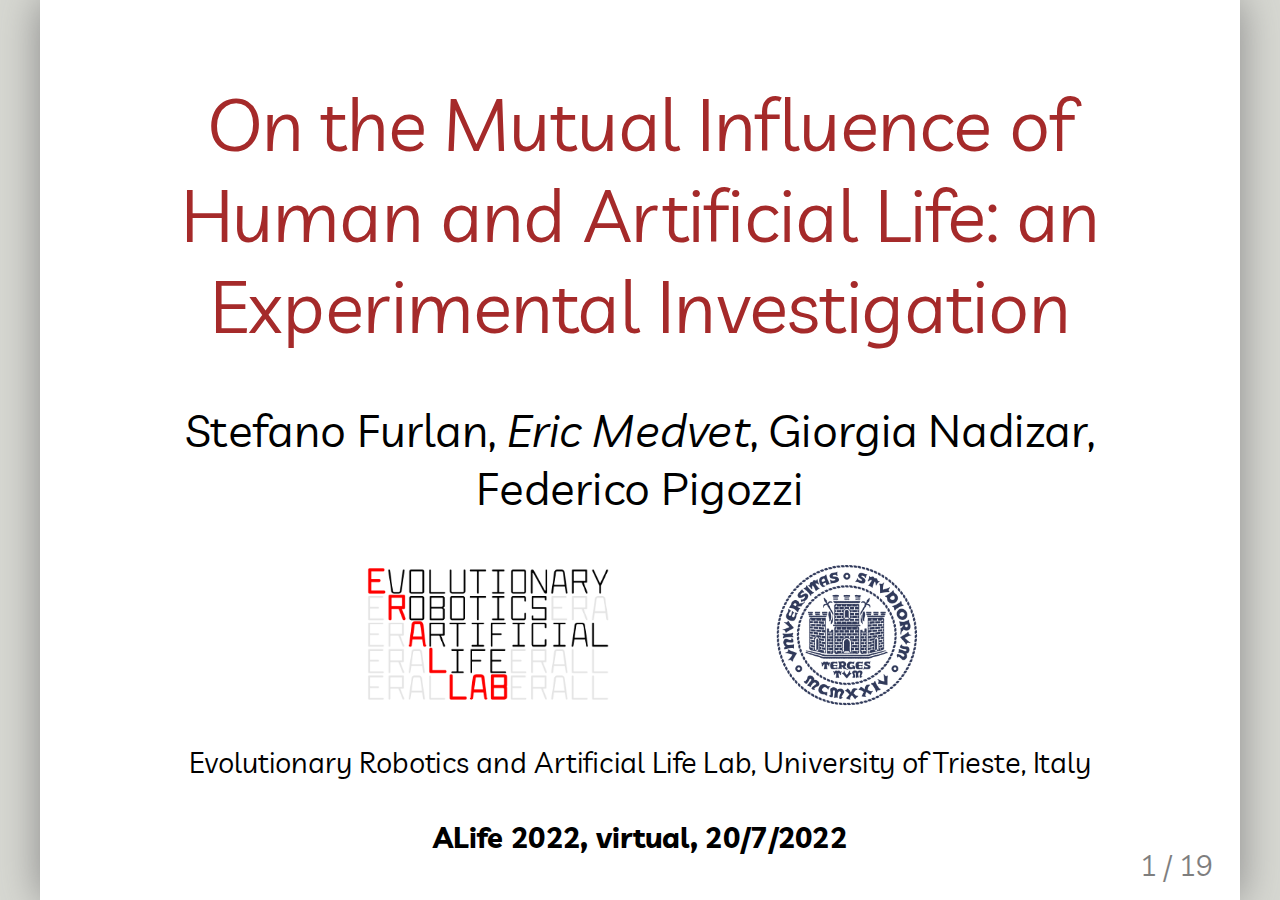
<file: HumanALifeMutualInfluence/index.html>
<!DOCTYPE html>
<html>
  <head>
    <title>On the Mutual Influence of Human and Artificial Life: an Experimental Investigation</title>
    <meta charset="utf-8" />
    <link rel="icon" href="images/icon.png">
    <link rel="stylesheet" type="text/css" href="assets/style.css" />
    <link rel="stylesheet" href="https://cdnjs.cloudflare.com/ajax/libs/font-awesome/4.7.0/css/font-awesome.min.css">
  </head>
  <body>
    <script src="assets/remark-latest.min.js"></script>
    <script src="assets/katex.min.js"></script>
    <script src="assets/auto-render.min.js"></script>
    <script src="assets/diagram-transformer.js"></script>
    <link rel="stylesheet" href="assets/katex.min.css" />
    <script>
      var sourceUrls = [
        "index.md"
      ];
      var xmlhttp = new XMLHttpRequest();
      var source = "";
      for (var i = 0; i < sourceUrls.length; i++) {
        xmlhttp.open("GET", sourceUrls[i], false);
        xmlhttp.send();
        source += xmlhttp.responseText;
        if (i + 1 < sourceUrls.length) {
          source += "\n---\n";
        }
      }
      var renderMath = function() {
        renderMathInElement(document.body, {
          delimiters: [
            { left: "$$", right: "$$", display: true },
            { left: "$", right: "$", display: false }
          ]
        });
        diagramTransformer.transformAll(document.body, "diagram");
      };
      var slideshow = remark.create(
        {
          source: source,
          ratio: "4:3",
          highlightStyle: "monokai",
          highlightLines: true,
          highlightSpans: true
        },
        renderMath
      );
    </script>
  </body>
</html>
</file>
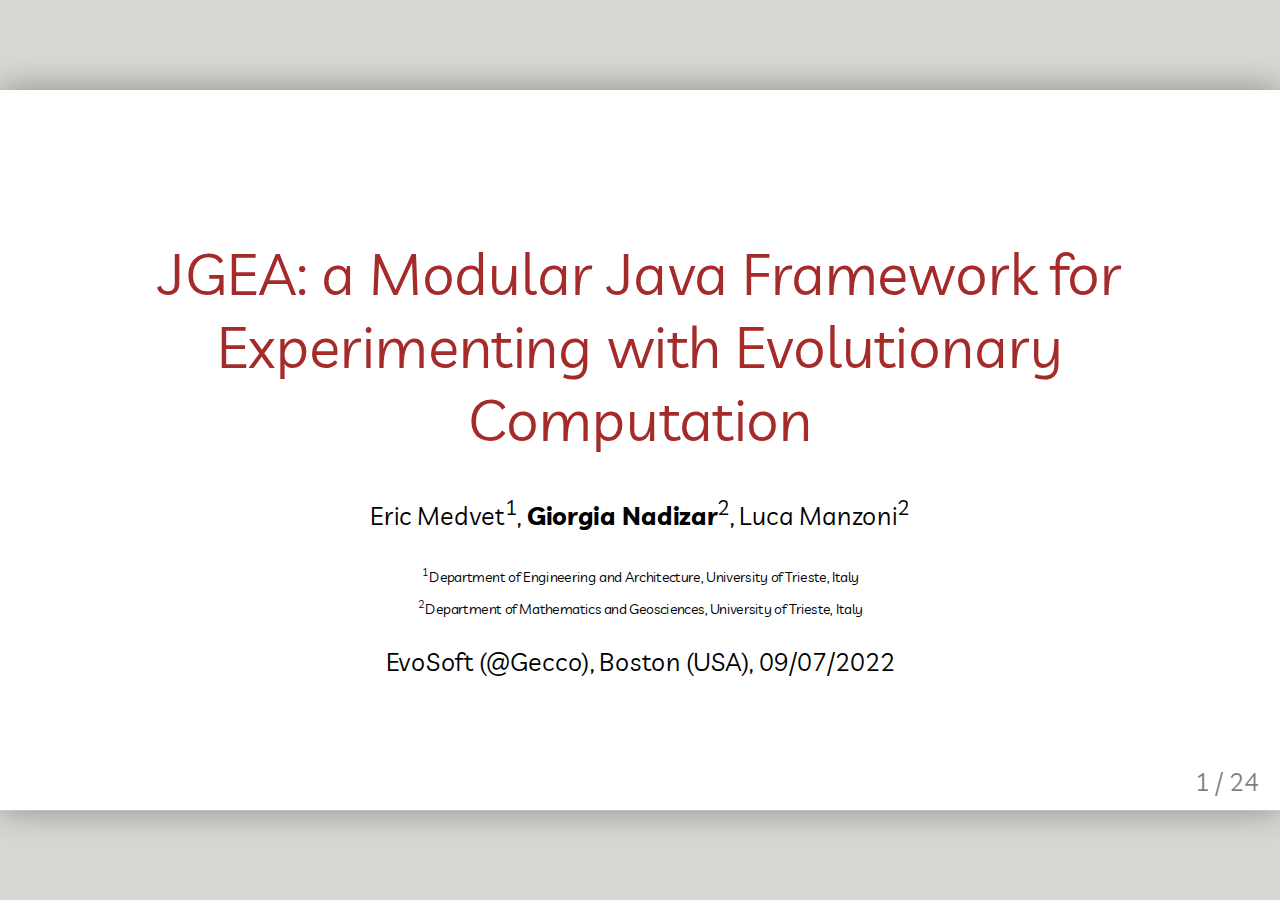
<file: JGEA/index.html>
<!DOCTYPE html>
<html>
  <head>
    <title>JGEA: a Modular Java Framework for Experimenting with Evolutionary Computation</title>
    <meta charset="utf-8" />
    <link rel="icon" href="images/java.png">
    <link rel="stylesheet" type="text/css" href="assets/style.css" />
    <link rel="stylesheet" href="https://cdnjs.cloudflare.com/ajax/libs/font-awesome/4.7.0/css/font-awesome.min.css">
  </head>
  <body>
    <script src="assets/remark-latest.min.js"></script>
    <script src="assets/katex.min.js"></script>
    <script src="assets/auto-render.min.js"></script>
    <script src="assets/diagram-transformer.js"></script>
    <link rel="stylesheet" href="assets/katex.min.css" />
    <script>
      var sourceUrls = [
        "index.md"
      ];
      var xmlhttp = new XMLHttpRequest();
      var source = "";
      for (var i = 0; i < sourceUrls.length; i++) {
        xmlhttp.open("GET", sourceUrls[i], false);
        xmlhttp.send();
        source += xmlhttp.responseText;
        if (i + 1 < sourceUrls.length) {
          source += "\n---\n";
        }
      }
      var renderMath = function() {
        renderMathInElement(document.body, {
          delimiters: [
            { left: "$$", right: "$$", display: true },
            { left: "$", right: "$", display: false }
          ]
        });
        diagramTransformer.transformAll(document.body, "diagram");
      };
      var slideshow = remark.create(
        {
          source: source,
          ratio: "16:9",
          highlightStyle: "monokai",
          highlightLines: true,
          highlightSpans: true
        },
        renderMath
      );
    </script>
  </body>
</html>
</file>
<file: HumanALifeMutualInfluence/assets/style.css>
@import url("https://fonts.googleapis.com/css?family=Livvic:400,400i,700,700i|Roboto+Mono:400,700,400i");
body {
  font-family: "Livvic";
}
.remark-slide-content {
  font-size: 22px;
}
h1,
h2,
h3 {
  font-family: "Livvic";
  font-weight: normal;
}
h1 {
  color: brown;
}
code {
  border-radius: 0.5em;
}
.compact code {
  line-height: 70%;
  font-size: 60%;
}
pre {
  margin: 0.1em 0;
}
.remark-code,
.remark-inline-code {
  font-family: "Roboto Mono";
}
.remark-inline-code {
  color: #812815;
  font-size: 85%;
}
.cols {
  display: flex;
}
.c10 {
  flex: 10%;
}
.c15 {
  flex: 15%;
}
.c20 {
  flex: 20%;
}
.c25 {
  flex: 25%;
}
.c30 {
  flex: 30%;
}
.c40 {
  flex: 40%;
}
.c50 {
  flex: 50%;
}
.c60 {
  flex: 60%;
}
.c70 {
  flex: 70%;
}
.c75 {
  flex: 75%;
}
.c80 {
  flex: 80%;
}
.c90 {
  flex: 90%;
}
.cols > div:nth-child(1) {
  x-padding-right: 0.5em;
}
.cols > div:nth-last-child(1) {
  x-padding-left: 0.5em;
}
.cols .vcentered {
  align-self: center;
}
img {
  max-width: 100%;
}
.w50p img {
  width: 50%;
}
.w75p img {
  width: 75%;
}
.h10ex img {
  height: 10ex;
}
.h15ex img {
  height: 15ex;
}
.h25ex img {
  height: 25ex;
}
.h30ex img {
  height: 30ex;
}
.h40ex img {
  height: 40ex;
}
.footnote {
  position: absolute;
  bottom: 2.5em;
  font-size: 75%;
}
.ref {
  font-style: italic;
}
.vam {
  vertical-align: middle;
}
.big-quote {
  background-color: lightgray;
  padding: 0.5em;
  font-size: 80%;
  border-radius: 0.5em;
}
.important {
  background-color: #ff5733;
  padding: 0.5em;
  font-size: 150%;
  border-radius: 0.5em;
  color: white;
}
.note {
  color: darkgray;
  font-size: 75%;
}
.note::before {
  content: "(";
}
.note::after {
  content: ")";
}

.remark-slide-content.lab {
  background-color: #daf7a6;
}
.large {
  font-size: 150%;
}

.cg {
  color: green;
}
.cr {
  color: red;
}
.hspace5 {
  width: 5em;
  display: inline-block;
}
.ttt {
  font-family: "Roboto Mono";
  color: #152881;
  font-size: 85%;
}
</file>
<file: JGEA/assets/style.css>
@import url("https://fonts.googleapis.com/css?family=Livvic:400,400i,700,700i|Roboto+Mono:400,700,400i");
body {
  font-family: "Livvic";
}
.remark-slide-content {
  font-size: 24px;
}
h1,
h2,
h3 {
  font-family: "Livvic";
  font-weight: normal;
}
h1 {
  color: brown;
}
code {
  border-radius: 0.5em;
}
.compact code {
  line-height: 70%;
  font-size: 60%;
}
pre {
  margin: 0.1em 0;
}
.remark-code,
.remark-inline-code {
  font-family: "Roboto Mono";
}
.remark-inline-code {
  color: #812815;
  font-size: 85%;
}
.cols {
  display: flex;
}
.c10 {
  flex: 10%;
}
.c15 {
  flex: 15%;
}
.c20 {
  flex: 20%;
}
.c25 {
  flex: 25%;
}
.c30 {
  flex: 30%;
}
.c40 {
  flex: 40%;
}
.c50 {
  flex: 50%;
}
.c60 {
  flex: 60%;
}
.c70 {
  flex: 70%;
}
.c75 {
  flex: 75%;
}
.c80 {
  flex: 80%;
}
.c90 {
  flex: 90%;
}
.cols > div:nth-child(1) {
  padding-right: 0.5em;
}
.cols > div:nth-last-child(1) {
  padding-left: 0.5em;
}
.cols .vcentered {
  align-self: center;
}
img {
  max-width: 100%;
}
.w50p img {
  width: 50%;
}
.w75p img {
  width: 75%;
}
.h10ex img {
  height: 10ex;
}
.h15ex img {
  height: 15ex;
}
.h25ex img {
  height: 25ex;
}
.h30ex img {
  height: 30ex;
}
.h40ex img {
  height: 40ex;
}
.footnote {
  position: absolute;
  bottom: 2.5em;
  font-size: 75%;
}
.ref {
  font-style: italic;
}
.vam {
  vertical-align: middle;
}
.big-quote {
  background-color: lightgray;
  padding: 0.5em;
  font-size: 80%;
  border-radius: 0.5em;
}
.important {
  background-color: #ff5733;
  padding: 0.5em;
  font-size: 150%;
  border-radius: 0.5em;
  color: white;
}
.note {
  color: darkgray;
  font-size: 75%;
}
.note::before {
  content: "(";
}
.note::after {
  content: ")";
}
.diagram text {
  dominant-baseline: middle;
  font-size: 85%;
}
.diagram rect,
.diagram ellipse,
.diagram path {
  stroke-width: 2;
}
.diagram .textLabel {
  text-anchor: middle;
}
.diagram .invisible {
  fill-opacity: 0.33;
  stroke-opacity: 0.33;
}
.diagram.or .obj {
  fill: #fcf3cf;
  stroke: #f1c40f;
}
.diagram.or .zone {
  fill: none;
  stroke: #999999;
  stroke-dasharray: 4 2;
}
.diagram.or .link {
  stroke: #f1c40f;
  fill: none;
}
.diagram.or .ref {
  fill: #f1c40f;
}
.diagram.or .null {
  fill: #eeeeee;
  stroke: #aaaaaa;
}
.diagram.or .zoneLabel {
  fill: #999999;
  font-size: 85%;
}
.diagram.or .refLabel,
.diagram.or .typeLabel,
.diagram.or .contentLabel {
  text-anchor: middle;
}
.diagram.or .refLabel,
.diagram.or .typeLabel,
.diagram.or .contentLabel,
.diagram text.code {
  font-family: "Roboto Mono";
  fill: #812815;
}
.diagram.io .cyl {
  fill: #eeeeee;
  stroke: #aaaaaa;
}
.diagram.io :not(text).device {
  fill: #cccccc;
  stroke: #999999;
}
.diagram.io .arrow {
  fill: #eeaaaa;
  stroke: #ee5555;
}
.diagram.io .array {
  stroke: black;
  fill: white;
}
.diagram.io .cursor {
  fill: #aaaaee;
  stroke: #5555ee;
}
.diagram.io .eos {
  fill: #5555ee;
}
.diagram.io .link {
  stroke: gray;
  fill: none;
}
.diagram.io .link.head {
  stroke: none;
  fill: gray;
}
.diagram.io .axis {
  stroke: black;
  fill: none;
}
.diagram.io .axis.head {
  stroke: none;
  fill: black;
}

.diagram.io .contentLabel {
  text-anchor: middle;
}
.excercise::before {
  font-weight: bolder;
  color: white;
  background-color: green;
  padding: 0.2em;
  content: "for you";
  margin-right: 0.5em;
  border-radius: 5px;
  float: right;
}
.exercise {
  margin-top: 1em;
  background-color: #daf7a6;
  padding: 0.5em;
  border-radius: 0.5em;
}
.question {
  color: green;
  font-size: 75%;
}
.question::before {
  content: "[";
}
.question::after {
  content: "]";
}
.javadoc {
  font-family: "DejaVu Serif", Georgia, "Times New Roman", Times, serif;
  border: 1px solid #2c4557;
  font-size: 50%;
  padding: 0.25em;
}
.javadoc.head {
  font-family: "DejaVu Sans", Arial, Helvetica, sans-serif;
  padding: 0.25em;
}
.javadoc.head .def {
  font-weight: bolder;
  color: #2c4557;
  font-size: 150%;
}
.javadoc.head .pack {
  color: #4a6782;
}
.javadoc.head .indent {
  width: 2em;
  display: inline-block;
}
.javadoc.head p {
  margin: 0.5em 0;
}
.javadoc table {
  border-spacing: 0;
  width: 100%;
}
.javadoc thead th {
  background: #dee3e9;
  text-align: left;
  font-family: "DejaVu Sans", Arial, Helvetica, sans-serif;
}
.javadoc tbody tr td:nth-child(1),
.javadoc:not(.constructors) tbody tr td:nth-child(2),
.javadoc .remark-code,
.javadoc .remark-inline-code {
  font-family: "DejaVu Sans Mono", monospace;
  font-size: 100%;
}
.javadoc tbody tr td:nth-child(3) .remark-inline-code,
.javadoc.constructors tbody tr td:nth-child(2) .remark-inline-code {
  color: black;
}
.javadoc tbody tr td:nth-child(1),
.javadoc tbody tr td:nth-child(1) .remark-inline-code,
.javadoc:not(.constructors) tbody tr td:nth-child(2),
.javadoc tbody tr td:nth-child(2) .remark-inline-code {
  color: #4a6782;
}
.javadoc tbody tr:nth-of-type(2n + 1) {
  background: #ffffff;
}
.javadoc tbody tr:nth-of-type(2n) {
  background: #eeeeee;
}
.javadoc td {
  margin: 0;
  padding: 0 0.5em;
  vertical-align: top;
}
.remark-slide-content.lab {
  background-color: #daf7a6;
}
</file>
